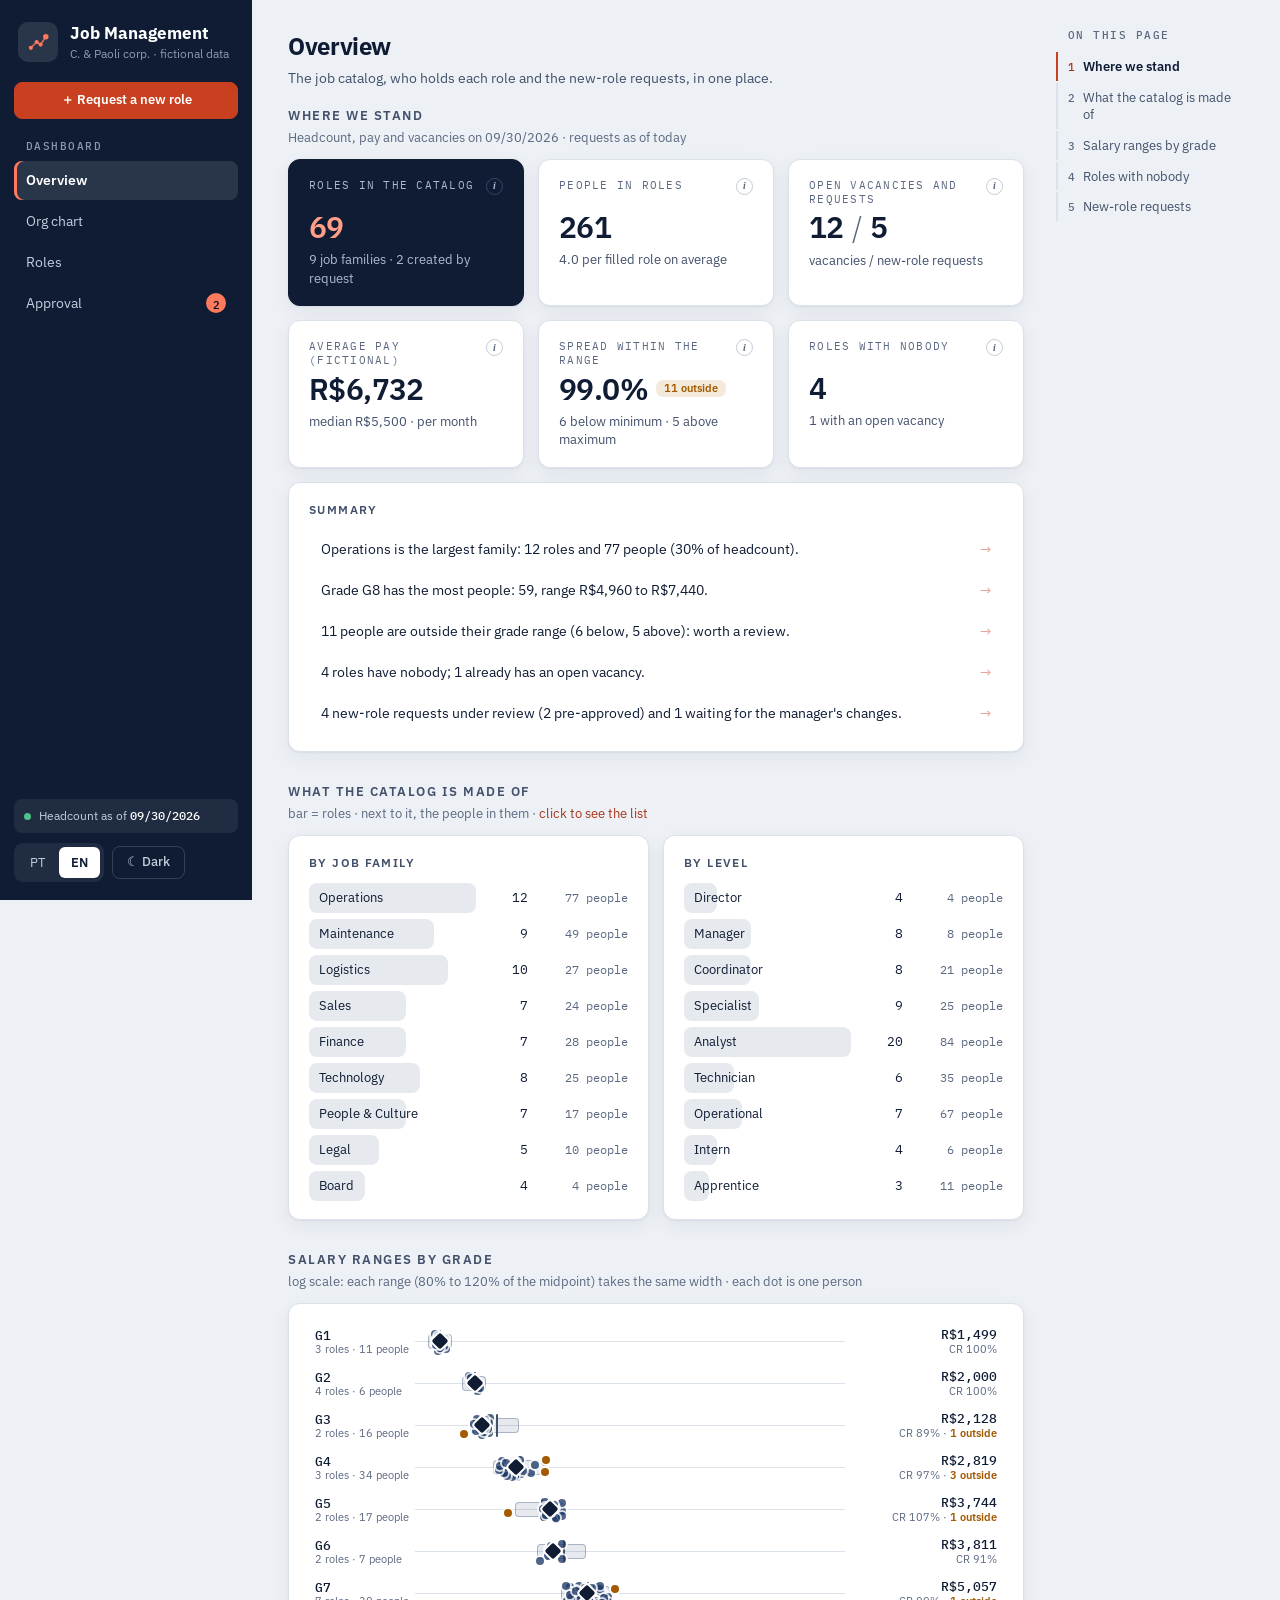
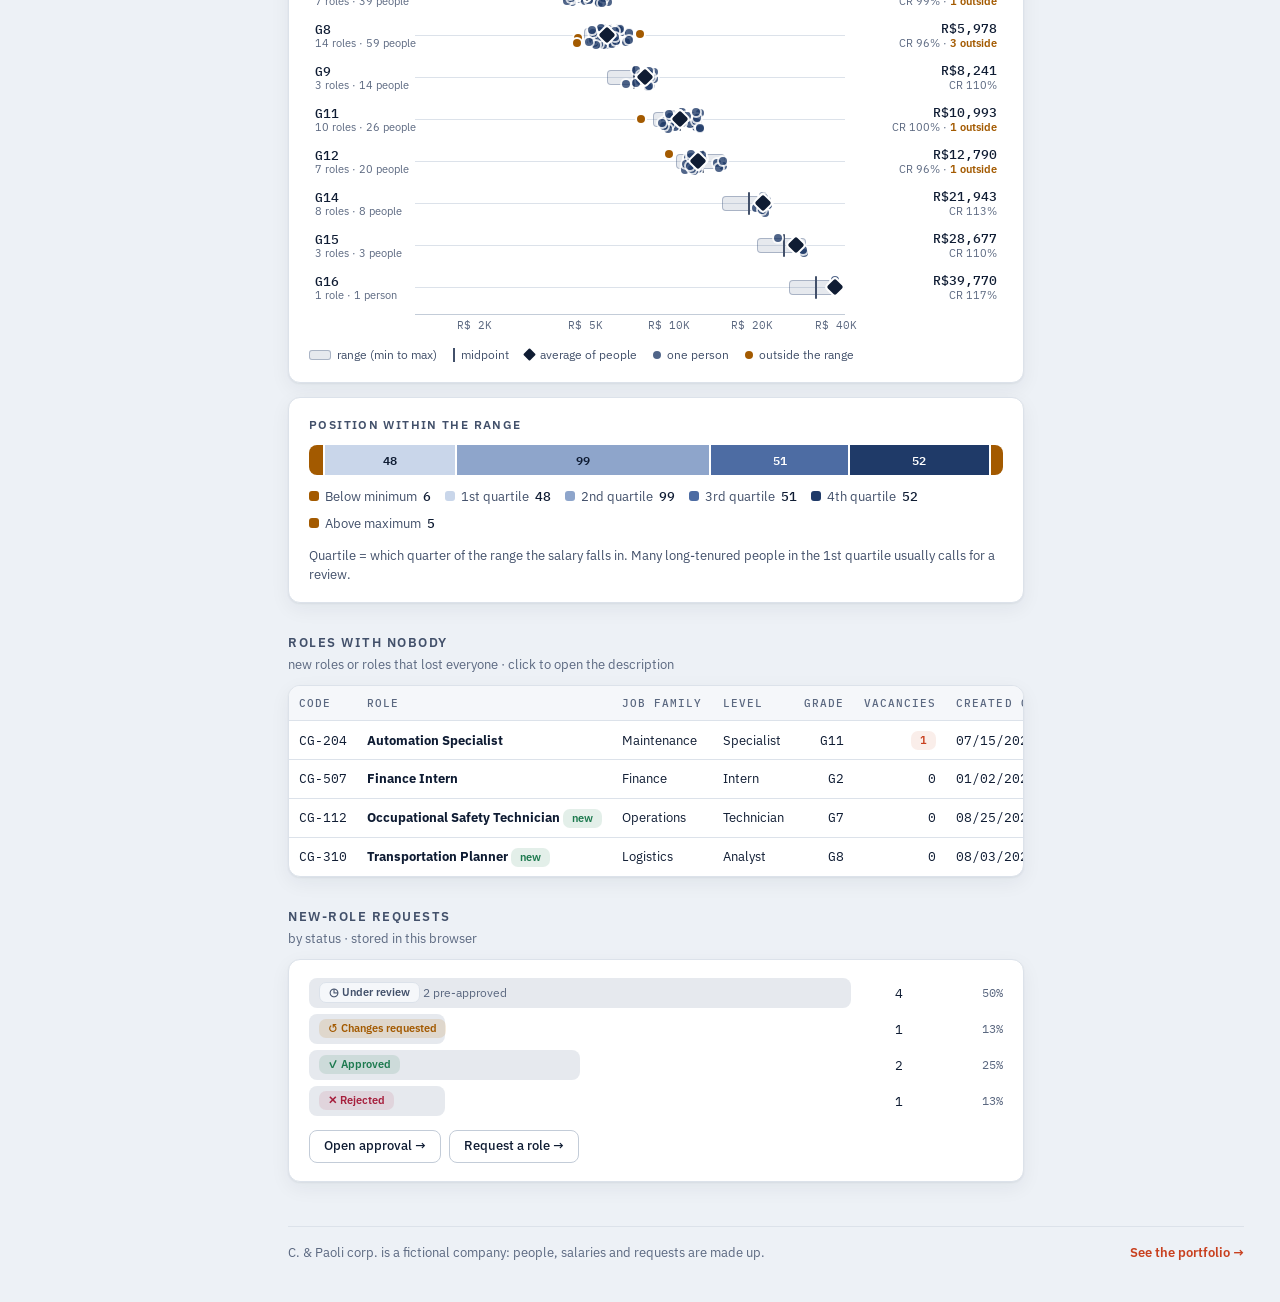
<file: index.html>
<!doctype html>
<html lang="pt-BR">
<head>
<meta charset="utf-8">
<meta name="viewport" content="width=device-width, initial-scale=1">
<title>Gerenciamento de Cargos · C. &amp; Paoli corp.</title>
<meta name="description" content="Demo de gestão de cargos com dados fictícios: painel do catálogo, mapa de carreiras, documento de cada cargo, formulário de cargo novo em página própria e fluxo de aprovação, em português e inglês.">
<meta name="color-scheme" content="light dark">
<link rel="icon" href="data:image/svg+xml,%3Csvg xmlns='http://www.w3.org/2000/svg' viewBox='0 0 40 40'%3E%3Crect width='40' height='40' rx='10' fill='%230F1C33'/%3E%3Cpath d='M9 29L18 20L24 24L32 12' stroke='%23FF7A5C' stroke-width='2.6' fill='none' stroke-linecap='round' stroke-linejoin='round' opacity='.8'/%3E%3Ccircle cx='9' cy='29' r='3.2' fill='%23FF7A5C'/%3E%3Ccircle cx='18' cy='20' r='3.2' fill='%23FF7A5C'/%3E%3Ccircle cx='24' cy='24' r='3.2' fill='%23FF7A5C'/%3E%3Ccircle cx='32' cy='12' r='4.2' fill='%23FF7A5C'/%3E%3C/svg%3E">
<link rel="preconnect" href="https://fonts.googleapis.com">
<link rel="preconnect" href="https://fonts.gstatic.com" crossorigin>
<!-- Fontes sem bloquear a página: sem rede (ou com rede lenta) a demo abre na fonte do sistema e troca depois. -->
<link href="https://fonts.googleapis.com/css2?family=Caveat:wght@400&family=IBM+Plex+Mono:wght@400;500&family=IBM+Plex+Sans:wght@400;500;600;700&display=swap" rel="stylesheet" media="print" onload="this.media='all'">
<noscript><link href="https://fonts.googleapis.com/css2?family=IBM+Plex+Mono:wght@400;500&family=IBM+Plex+Sans:wght@400;500;600;700&display=swap" rel="stylesheet"></noscript>
<link rel="stylesheet" href="css/app.css">
<link rel="stylesheet" href="css/documento.css">
</head>
<body>
<div id="app"><p style="padding:40px;font-family:system-ui">Carregando a demo...</p></div>
<noscript><p style="padding:40px;font-family:system-ui">Esta demo monta tudo no navegador: ative o JavaScript para ver os cargos.</p></noscript>
<!-- A ordem importa: empresa -> catálogo -> ocupação -> ferramentas de texto -> pedidos -> telas -> app -->
<script src="js/dados.js"></script>
<script src="js/catalogo.js"></script>
<script src="js/ocupacao.js"></script>
<script src="js/i18n.js"></script>
<script src="js/traducao.js"></script>
<script src="js/redator.js"></script>
<script src="js/armazem.js"></script>
<script src="js/metricas.js"></script>
<script src="js/graficos.js"></script>
<script src="js/contexto.js"></script>
<script src="js/documento.js"></script>
<script src="js/pedidos.js"></script>
<script src="js/tela-geral.js"></script>
<script src="js/tela-organograma.js"></script>
<script src="js/tela-cargos.js"></script>
<script src="js/tela-aprovacao.js"></script>
<script src="js/app.js"></script>
</body>
</html>
</file>
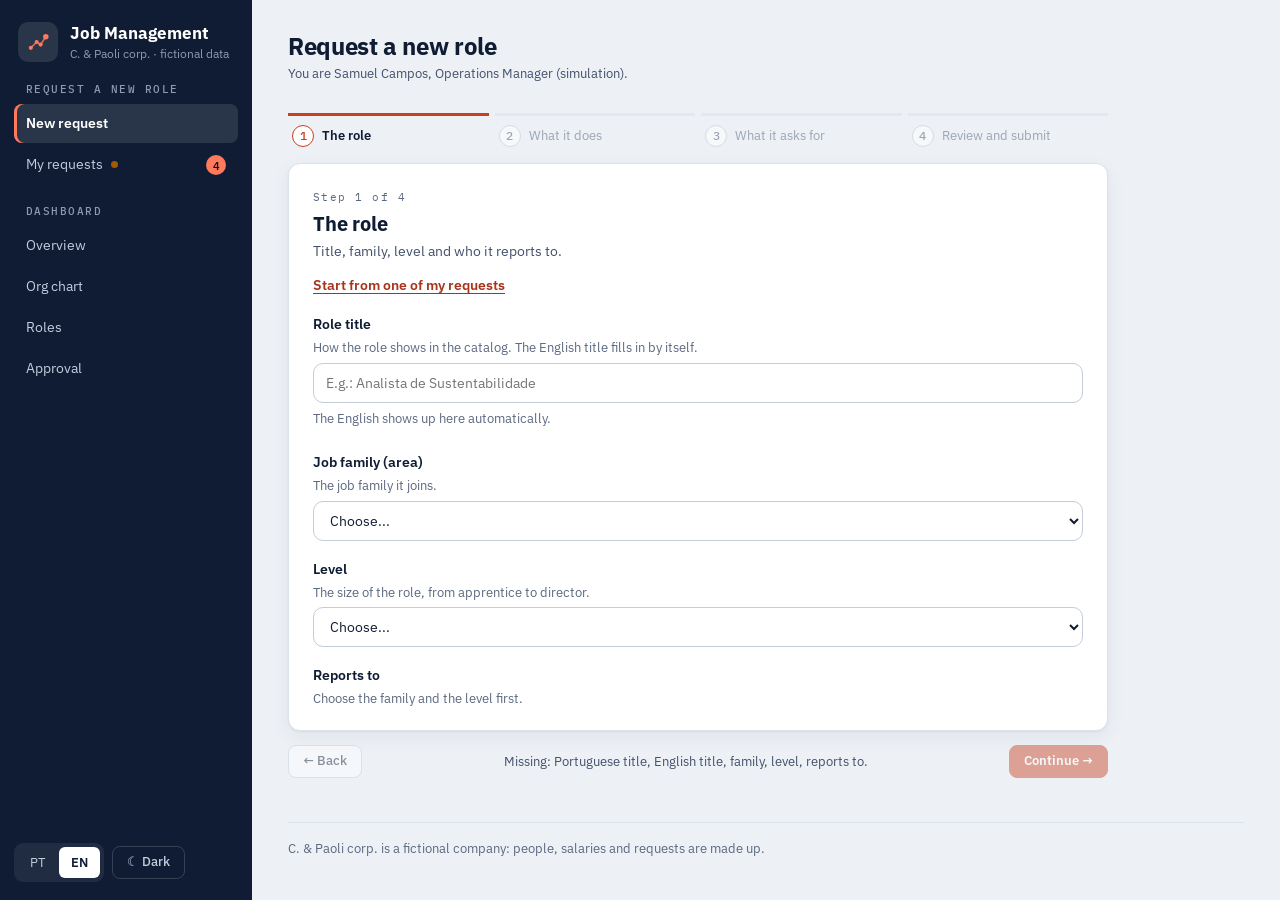
<file: requisicao.html>
<!doctype html>
<html lang="pt-BR">
<head>
<meta charset="utf-8">
<meta name="viewport" content="width=device-width, initial-scale=1">
<title>Pedir um cargo novo · C. &amp; Paoli corp.</title>
<meta name="description" content="Formulário de requisição de cargo novo (demo com dados fictícios): quatro etapas, prévia do documento e acompanhamento dos pedidos.">
<meta name="color-scheme" content="light dark">
<link rel="icon" href="data:image/svg+xml,%3Csvg xmlns='http://www.w3.org/2000/svg' viewBox='0 0 40 40'%3E%3Crect width='40' height='40' rx='10' fill='%230F1C33'/%3E%3Cpath d='M9 29L18 20L24 24L32 12' stroke='%23FF7A5C' stroke-width='2.6' fill='none' stroke-linecap='round' stroke-linejoin='round' opacity='.8'/%3E%3Ccircle cx='9' cy='29' r='3.2' fill='%23FF7A5C'/%3E%3Ccircle cx='18' cy='20' r='3.2' fill='%23FF7A5C'/%3E%3Ccircle cx='24' cy='24' r='3.2' fill='%23FF7A5C'/%3E%3Ccircle cx='32' cy='12' r='4.2' fill='%23FF7A5C'/%3E%3C/svg%3E">
<link rel="preconnect" href="https://fonts.googleapis.com">
<link rel="preconnect" href="https://fonts.gstatic.com" crossorigin>
<!-- Fontes sem bloquear a página: sem rede (ou com rede lenta) abre na fonte do sistema e troca depois. -->
<link href="https://fonts.googleapis.com/css2?family=Caveat:wght@400&family=IBM+Plex+Mono:wght@400;500&family=IBM+Plex+Sans:wght@400;500;600;700&display=swap" rel="stylesheet" media="print" onload="this.media='all'">
<noscript><link href="https://fonts.googleapis.com/css2?family=IBM+Plex+Mono:wght@400;500&family=IBM+Plex+Sans:wght@400;500;600;700&display=swap" rel="stylesheet"></noscript>
<link rel="stylesheet" href="css/app.css">
<link rel="stylesheet" href="css/documento.css">
<link rel="stylesheet" href="css/requisicao.css">
</head>
<body class="pagina-req">
<div id="app"><p style="padding:40px;font-family:system-ui">Carregando o formulário...</p></div>
<noscript><p style="padding:40px;font-family:system-ui">Este formulário monta tudo no navegador: ative o JavaScript.</p></noscript>
<!-- Mesmos dados do painel (os pedidos ficam no mesmo lugar do navegador, por isso o painel enxerga o que sai daqui). -->
<script src="js/dados.js"></script>
<script src="js/catalogo.js"></script>
<script src="js/ocupacao.js"></script>
<script src="js/i18n.js"></script>
<script src="js/traducao.js"></script>
<script src="js/redator.js"></script>
<script src="js/armazem.js"></script>
<script src="js/graficos.js"></script>
<script src="js/contexto.js"></script>
<script src="js/documento.js"></script>
<script src="js/pedidos.js"></script>
<script src="js/pagina-requisicao.js"></script>
</body>
</html>
</file>
<file: css/app.css>
/* =============================================================================
   app.css: a identidade DESTE app (diferente das outras demos do portfólio).
   Marinho como tinta e moldura (o menu lateral), fundo claro e frio, e UMA cor
   de destaque quente (coral) só para ação e seleção. Os dados usam o marinho;
   verde, âmbar e vinho só quando significam situação (aprovado, atenção,
   reprovado), sempre com texto e ícone ao lado. Fonte IBM Plex Sans; números em
   IBM Plex Mono. Tema claro e escuro pelas mesmas variáveis.
   ============================================================================= */
:root {
  --fundo: #EDF1F6; --sup: #FFFFFF; --sup2: #F5F7FA; --borda: #DCE2EA; --borda2: #C3CCD8;
  --tx: #0F1C33; --tx2: #42506A; --tx3: #5B6880;
  --acc: #C8401F; --acc-forte: #A8341A; --acc-suave: rgba(200, 64, 31, .09); --acc-linha: rgba(200, 64, 31, .32);
  --dado: #1F3A68; --dado-suave: rgba(31, 58, 104, .11); --dado-linha: rgba(31, 58, 104, .30);
  --ok: #1D7A4F; --ok-s: rgba(29, 122, 79, .12); --warn: #A35A00; --warn-s: rgba(176, 104, 0, .14);
  --bad: #A61E3C; --bad-s: rgba(166, 30, 60, .10);
  --escuro: #0F1C33; --escuro-num: #FF9F87;
  --o1: #C9D6EA; --o2: #8EA5CB; --o3: #4D6CA3; --o4: #1F3A68; --o1-tx: #0F1C33; --o2-tx: #0F1C33; --o3-tx: #fff; --o4-tx: #fff;
  --linha-org: #C3CCDA; --mapa-fundo: #FFFFFF;
  --nav-fundo: #0F1C33; --nav-tx: #C3CEDF; --nav-tx2: #8C9AB3; --nav-forte: #FFFFFF; --nav-realce: rgba(255, 255, 255, .07);
  --nav-ativo: rgba(255, 255, 255, .11); --nav-borda: rgba(255, 255, 255, .16); --acc-nav: #FF7A5C; --ok-nav: #4CC38A;
  --sombra: 0 1px 2px rgba(15, 28, 51, .06), 0 6px 20px rgba(15, 28, 51, .06);
  --raio: 12px; --pilula: 7px;
  color-scheme: light;
}
:root[data-theme="dark"] {
  --fundo: #0A1120; --sup: #111A2C; --sup2: #16213A; --borda: #22304A; --borda2: #2F3F5E;
  --tx: #E7ECF5; --tx2: #A9B4C8; --tx3: #8692A9;
  --acc: #FF7759; --acc-forte: #FF9479; --acc-suave: rgba(255, 119, 89, .14); --acc-linha: rgba(255, 119, 89, .42);
  --dado: #A9BEE0; --dado-suave: rgba(169, 190, 224, .16); --dado-linha: rgba(169, 190, 224, .40);
  --ok: #4CC38A; --ok-s: rgba(76, 195, 138, .14); --warn: #F0B04A; --warn-s: rgba(240, 176, 74, .15);
  --bad: #FF6B86; --bad-s: rgba(255, 107, 134, .14);
  --escuro: #050A14; --escuro-num: #FF9F87;
  --o1: #283B5E; --o2: #3D5A8E; --o3: #7090C6; --o4: #B3C7E8; --o1-tx: #fff; --o2-tx: #fff; --o3-tx: #0A1120; --o4-tx: #0A1120;
  --linha-org: #34435F; --mapa-fundo: #0D1526;
  --nav-fundo: #050A14; --nav-tx: #B9C4D6; --nav-tx2: #7F8CA4; --nav-forte: #FFFFFF; --nav-realce: rgba(255, 255, 255, .06);
  --nav-ativo: rgba(255, 255, 255, .10); --nav-borda: rgba(255, 255, 255, .14); --acc-nav: #FF7759; --ok-nav: #4CC38A;
  --sombra: 0 1px 2px rgba(0, 0, 0, .45), 0 10px 28px rgba(0, 0, 0, .28);
  color-scheme: dark;
}
* { box-sizing: border-box; }
[hidden] { display: none !important; }
html { -webkit-text-size-adjust: 100%; }
body {
  margin: 0; background: var(--fundo); color: var(--tx);
  font: 14px/1.5 "IBM Plex Sans", system-ui, -apple-system, "Segoe UI", sans-serif;
  -webkit-font-smoothing: antialiased;
}
.mono, .h-num, .eyebrow { font-family: "IBM Plex Mono", ui-monospace, Consolas, monospace; }
/* A fonte mono carrega só os pesos 400 e 500: negrito (700) seria "engordado" pelo navegador e borra. */
b.mono, .mono b, strong.mono { font-weight: 500; }
button, select, input, textarea { font: inherit; color: inherit; }
button { cursor: pointer; }
button:disabled { cursor: default; }
:focus-visible { outline: 2px solid var(--acc); outline-offset: 2px; border-radius: 6px; }
#app { min-height: 100vh; }
.txt-fraco { color: var(--tx3); }
.txt-warn { color: var(--warn); font-weight: 600; }

/* ---------- controles (o mesmo desenho nas duas páginas) ---------- */
.eyebrow { font-size: 10.5px; letter-spacing: .14em; color: var(--tx3); }
.seg-botoes { display: inline-flex; flex-wrap: wrap; background: var(--sup2); border: 1px solid var(--borda); border-radius: 9px; padding: 3px; gap: 2px; }
.seg-botoes button { border: 0; background: transparent; padding: 6px 12px; border-radius: 6px; font-size: 12.5px; color: var(--tx2); transition: background-color .15s, color .15s; }
.seg-botoes button.ativo { background: var(--sup); color: var(--tx); font-weight: 600; box-shadow: 0 0 0 1px var(--borda2), 0 1px 2px rgba(15, 28, 51, .10); }
:root[data-theme="dark"] .seg-botoes { background: var(--fundo); }
:root[data-theme="dark"] .seg-botoes button.ativo { background: var(--sup2); }
.seg-botoes button b { font-family: "IBM Plex Mono", monospace; font-weight: 500; opacity: .7; }
.botao { display: inline-flex; align-items: center; justify-content: center; gap: 6px; border: 1px solid var(--borda2); background: var(--sup); padding: 7px 14px; border-radius: 8px; font-size: 13px; font-weight: 500; line-height: 1.3; color: var(--tx); text-decoration: none; transition: background-color .15s, border-color .15s, color .15s; }
.botao:hover:not(:disabled) { border-color: var(--tx3); }
.botao:disabled { opacity: .45; }
.botao.leve { background: transparent; }
.botao.primario { background: var(--acc); border-color: var(--acc); color: #fff; font-weight: 600; }
.botao.primario:hover:not(:disabled) { background: var(--acc-forte); border-color: var(--acc-forte); }
:root[data-theme="dark"] .botao.primario { color: #0A1120; }
.botao.destaque { border-color: var(--acc-linha); color: var(--acc-forte); background: var(--acc-suave); font-weight: 600; }
.botao.perigo { border-color: var(--bad); color: var(--bad); }
.botao.perigo:hover:not(:disabled) { background: var(--bad-s); }
.botao.limpar { color: var(--tx3); }
.botao.limpar.ativo { color: var(--bad); border-color: var(--bad); background: var(--bad-s); }
.link { border: 0; background: none; padding: 0; color: var(--acc-forte); text-decoration: underline; text-decoration-thickness: 1px; text-underline-offset: 3px; font-size: inherit; font-weight: 600; }
.link-cargo { border: 0; background: none; padding: 0; color: var(--tx); text-align: left; text-decoration: underline dotted var(--borda2); text-underline-offset: 3px; }
.link-cargo:hover { color: var(--acc-forte); }

/* ---------- esqueleto: menu lateral fixo + conteúdo ---------- */
.casca { display: grid; grid-template-columns: 252px minmax(0, 1fr); min-height: 100vh; }
.lateral { position: sticky; top: 0; height: 100vh; overflow-y: auto; display: flex; flex-direction: column; gap: 20px; padding: 22px 14px 18px; background: var(--nav-fundo); color: var(--nav-tx); }
:root[data-theme="dark"] .lateral { border-right: 1px solid var(--borda); }
.marca { display: flex; align-items: center; gap: 12px; min-width: 0; padding: 0 4px; color: inherit; text-decoration: none; }
.marca-txt { min-width: 0; }
.icone { width: 40px; height: 40px; flex: none; border-radius: 10px; display: grid; place-items: center; background: var(--nav-ativo); color: var(--acc-nav); }
.icone svg { width: 26px; height: 26px; }
.marca .eyebrow { color: var(--nav-tx2); }
.marca h1 { margin: 1px 0 0; font-size: 17px; line-height: 1.2; font-weight: 700; color: var(--nav-forte); }
.empresa { margin-top: 2px; font-size: 12px; line-height: 1.35; color: var(--nav-tx2); }
.lateral .botao.primario { width: 100%; padding: 9px 14px; }
.menu-rot { display: block; padding: 0 12px; margin: 0 0 6px; font: 500 10.5px "IBM Plex Mono", monospace; letter-spacing: .14em; text-transform: uppercase; color: var(--nav-tx2); }
.abas { display: flex; flex-direction: column; gap: 2px; }
.abas button, .abas a { display: flex; align-items: center; gap: 8px; width: 100%; border: 0; background: none; padding: 9px 12px; border-radius: 8px; font-size: 14px; color: var(--nav-tx); text-align: left; text-decoration: none; white-space: nowrap; transition: background-color .15s, color .15s; }
.abas button:hover, .abas a:hover { background: var(--nav-realce); color: var(--nav-forte); }
.abas button.ativa { background: var(--nav-ativo); color: var(--nav-forte); font-weight: 600; box-shadow: inset 3px 0 0 var(--acc-nav); }
.aba-n { margin-left: auto; display: inline-grid; place-items: center; min-width: 20px; height: 20px; padding: 0 6px; border-radius: 10px; background: var(--acc-nav); color: #0A1120; font: 600 11px "IBM Plex Mono", monospace; }
.lateral-pe { margin-top: auto; display: grid; gap: 10px; }
.selo-data { display: flex; align-items: center; gap: 8px; padding: 8px 10px; border-radius: 8px; background: var(--nav-realce); color: var(--nav-tx); font-size: 12px; cursor: help; }
.selo-data i { width: 7px; height: 7px; flex: none; border-radius: 50%; background: var(--ok-nav); }
.selo-data b { color: var(--nav-forte); font-weight: 500; }
.lateral-linha { display: flex; flex-wrap: wrap; align-items: center; gap: 8px; }
.lateral .seg-botoes, :root[data-theme="dark"] .lateral .seg-botoes { background: var(--nav-realce); border-color: transparent; }
.lateral .seg-botoes button { color: var(--nav-tx); }
.lateral .seg-botoes button.ativo, :root[data-theme="dark"] .lateral .seg-botoes button.ativo { background: var(--nav-forte); color: var(--nav-fundo); box-shadow: none; }
.lateral .botao.leve { color: var(--nav-tx); border-color: var(--nav-borda); }
.lateral .botao.leve:hover { color: var(--nav-forte); border-color: var(--nav-tx2); }
.lateral :focus-visible { outline-color: var(--acc-nav); }
.conteudo { min-width: 0; max-width: 1380px; padding: 28px 36px 40px; }

/* ---------- corpo: a página + "Nesta página" (só na visão geral) ---------- */
.corpo { display: grid; grid-template-columns: minmax(0, 1fr) 188px; gap: 32px; }
.corpo.cheio { grid-template-columns: minmax(0, 1fr); }
.corpo.cheio .trilho { display: none; }
.pagina { min-width: 0; grid-column: 1; grid-row: 1; }
.trilho { grid-column: 2; grid-row: 1; position: sticky; top: 24px; align-self: start; display: grid; gap: 2px; }
.trilho-rot { margin: 0 0 8px 12px; font: 500 10.5px "IBM Plex Mono", monospace; letter-spacing: .14em; text-transform: uppercase; color: var(--tx3); }
.trilho button { display: flex; align-items: baseline; gap: 8px; text-align: left; border: 0; border-left: 2px solid var(--borda); background: none; padding: 6px 10px; font-size: 12.5px; line-height: 1.35; color: var(--tx2); transition: color .15s, border-color .15s; }
.trilho button:hover { color: var(--tx); }
.trilho .n { font: 500 11px "IBM Plex Mono", monospace; color: var(--tx3); }
.trilho button.ativo { border-left-color: var(--acc); color: var(--tx); font-weight: 600; }
.trilho button.ativo .n { color: var(--acc-forte); }
.secao { margin-top: 30px; scroll-margin-top: 16px; }
.tela-cab + .secao { margin-top: 8px; }
.s-cab { margin-bottom: 12px; }
.s-cab h2 { margin: 0; font-size: 12.5px; letter-spacing: .12em; text-transform: uppercase; color: var(--tx2); font-weight: 600; }
.s-cab p { margin: 3px 0 0; font-size: 12.5px; color: var(--tx3); }
.dica-clique { color: var(--acc-forte); }
.tela-cab { display: flex; justify-content: space-between; align-items: flex-end; gap: 14px; flex-wrap: wrap; margin: 0 0 18px; }
.tela-titulo { margin: 0; font-size: 24px; font-weight: 700; letter-spacing: -.015em; }
.tela-sub { margin: 4px 0 0; font-size: 13.5px; color: var(--tx2); }
.vazio-txt { margin: 0; padding: 22px; text-align: center; color: var(--tx3); }

/* ---------- indicadores (uma anatomia só) ---------- */
.herois { display: grid; grid-template-columns: repeat(auto-fit, minmax(176px, 1fr)); gap: 14px; }
.herois.h3 { grid-template-columns: repeat(3, minmax(0, 1fr)); }
.heroi { background: var(--sup); border: 1px solid var(--borda); border-radius: var(--raio); padding: 18px 20px; box-shadow: var(--sombra); min-width: 0; }
.h-rot { display: flex; justify-content: space-between; align-items: flex-start; gap: 8px; min-height: 28px; font-family: "IBM Plex Mono", monospace; font-size: 10.5px; line-height: 1.35; letter-spacing: .12em; text-transform: uppercase; color: var(--tx3); }
.info { width: 17px; height: 17px; flex: none; border-radius: 50%; border: 1px solid var(--borda2); background: transparent; font: italic 600 10px/1 Georgia, serif; color: var(--tx3); display: inline-grid; place-items: center; padding: 0; }
.info:hover { border-color: var(--acc); color: var(--acc); }
.h-num { margin-top: 4px; font-family: "IBM Plex Sans", sans-serif; font-size: 30px; line-height: 1.15; font-weight: 600; letter-spacing: -.02em; display: flex; align-items: center; gap: 6px 8px; flex-wrap: wrap; }
.h-num .chip { font-size: 10.5px; padding: 3px 8px; }
.h-sub { margin-top: 6px; font-size: 12.5px; color: var(--tx2); }
.heroi.escuro { background: var(--escuro); border-color: var(--escuro); color: #F2F5FA; }
.heroi.escuro .h-num { color: var(--escuro-num); }
.heroi.escuro .h-rot, .heroi.escuro .h-sub { color: #AEBAD0; }
.heroi.escuro .info { border-color: #34456A; color: #AEBAD0; }
.barra-sep { color: var(--tx3); font-weight: 300; }
.num-drill { all: unset; cursor: pointer; border-bottom: 1px dashed transparent; line-height: 1.1; }
.num-drill:hover, .num-drill:focus-visible { border-bottom-color: currentColor; }
.chip { display: inline-block; font: 600 11px/1 "IBM Plex Sans", sans-serif; padding: 4px 9px; border-radius: var(--pilula); letter-spacing: 0; white-space: nowrap; }
.chip.ok { background: var(--ok-s); color: var(--ok); } .chip.warn { background: var(--warn-s); color: var(--warn); }
.chip.bad { background: var(--bad-s); color: var(--bad); } .chip.acc { background: var(--acc-suave); color: var(--acc); }
.chip.neutro { background: var(--sup2); color: var(--tx2); border: 1px solid var(--borda); }

/* ---------- cartões ---------- */
.cartao { background: var(--sup); border: 1px solid var(--borda); border-radius: var(--raio); padding: 18px 20px; box-shadow: var(--sombra); min-width: 0; }
.cartao h3 { margin: 0 0 12px; font-size: 11.5px; letter-spacing: .12em; text-transform: uppercase; color: var(--tx2); font-weight: 600; }
.cartao + .cartao, .herois + .cartao { margin-top: 14px; }
.grade2 > .cartao { margin-top: 0; }   /* lado a lado: a regra de cima é só para cartões empilhados */
.grade2 { display: grid; grid-template-columns: repeat(2, minmax(0, 1fr)); gap: 14px; }
.cartao-pe { display: flex; gap: 8px; flex-wrap: wrap; margin-top: 14px; }
.nota-cartao { margin: 12px 0 0; font-size: 12.5px; color: var(--tx2); }
.insights { list-style: none; margin: 0; padding: 0; display: grid; gap: 2px; }
.ins { all: unset; box-sizing: border-box; display: flex; justify-content: space-between; align-items: center; gap: 12px; width: 100%; padding: 9px 12px; border-radius: 10px; cursor: pointer; font-size: 14px; color: var(--tx); }
.ins:hover, .ins:focus-visible { background: var(--acc-suave); }
.ins span { color: var(--acc); opacity: .5; transition: transform .15s, opacity .15s; }
.ins:hover span { opacity: 1; transform: translateX(3px); }

/* ---------- "por X": a barra atrás do rótulo ---------- */
.lb { display: grid; gap: 6px; }
.lb-linha { display: grid; grid-template-columns: minmax(0, 1fr) 44px 92px; align-items: center; gap: 8px; font-size: 13px; }
.lb-rot { position: relative; height: 30px; min-width: 0; }
.lb-fundo { position: absolute; inset: 0 auto 0 0; background: var(--dado-suave); border-radius: 8px; min-width: 4px; }
.lb-txt { position: relative; display: block; padding: 0 10px; line-height: 30px; white-space: nowrap; overflow: hidden; text-overflow: ellipsis; }
.lb-txt .chip { vertical-align: 1px; }
.lb-nota { color: var(--tx3); font-size: 11.5px; }
.lb-val { text-align: right; font-family: "IBM Plex Mono", monospace; font-size: 13px; }
.lb-extra { text-align: right; font-family: "IBM Plex Mono", monospace; font-size: 12px; color: var(--tx3); white-space: nowrap; }
.clicavel { cursor: pointer; }
.lb-linha.clicavel:hover .lb-fundo, .lb-linha.clicavel:focus-visible .lb-fundo { background: color-mix(in srgb, var(--acc) 24%, transparent); }
.lb-linha.clicavel:hover .lb-txt { color: var(--acc); }

/* ---------- faixas salariais por grade ---------- */
.fx { display: grid; gap: 2px; }
.fx-linha { display: grid; grid-template-columns: 88px minmax(0, 1fr) 140px; gap: 12px; align-items: center; padding: 3px 6px; border-radius: 10px; }
.fx-linha.clicavel:hover, .fx-linha.clicavel:focus-visible { background: var(--sup2); }
.fx-rot { display: flex; flex-direction: column; line-height: 1.2; }
.fx-rot b { font-size: 13px; }
.fx-rot small { font-size: 10.5px; color: var(--tx3); white-space: nowrap; }
.fx-trilho { position: relative; height: 34px; }
.fx-trilho::before { content: ""; position: absolute; left: 0; right: 0; top: 16px; height: 1px; background: var(--borda); }
.fx-banda { position: absolute; top: 9px; height: 15px; border-radius: 4px; background: var(--dado-suave); box-shadow: inset 0 0 0 1px var(--dado-linha); }
.fx-medio { position: absolute; top: 5px; width: 2px; height: 23px; margin-left: -1px; background: var(--tx2); border-radius: 1px; }
.fx-ponto { position: absolute; width: 8px; height: 8px; margin-left: -4px; border-radius: 50%; background: var(--dado); opacity: .78; box-shadow: 0 0 0 2px var(--sup); }
.fx-ponto.fora { background: var(--warn); opacity: 1; }
.fx-media { position: absolute; top: 10px; width: 12px; height: 12px; margin-left: -6px; background: var(--tx); transform: rotate(45deg); box-shadow: 0 0 0 2px var(--sup); border-radius: 2px; }
.fx-val { display: flex; flex-direction: column; align-items: flex-end; line-height: 1.25; }
.fx-val b { font-size: 13px; font-weight: 500; }
.fx-val small { font-size: 11px; color: var(--tx3); white-space: nowrap; }
.fx-eixo { display: grid; grid-template-columns: 88px minmax(0, 1fr) 140px; gap: 12px; padding: 0 6px; margin-top: 4px; }
.fx-marcas { position: relative; height: 18px; border-top: 1px solid var(--borda2); }
.fx-marcas span { position: absolute; top: 3px; transform: translateX(-50%); font: 10.5px "IBM Plex Mono", monospace; color: var(--tx3); white-space: nowrap; }
.leg-linha { display: flex; flex-wrap: wrap; gap: 6px 16px; margin-top: 12px; font-size: 12px; color: var(--tx2); }
.leg { display: inline-flex; align-items: center; gap: 6px; }
.leg i { display: inline-block; flex: none; }
.lg-banda { width: 22px; height: 10px; border-radius: 3px; background: var(--dado-suave); box-shadow: inset 0 0 0 1px var(--dado-linha); }
.lg-medio { width: 2px; height: 14px; background: var(--tx2); }
.lg-media { width: 9px; height: 9px; background: var(--tx); transform: rotate(45deg); border-radius: 1px; }
.lg-ponto { width: 8px; height: 8px; border-radius: 50%; background: var(--dado); opacity: .78; }
.lg-ponto.fora { background: var(--warn); opacity: 1; }

/* ---------- barra empilhada (posição na faixa) ---------- */
.sg-barra { display: flex; gap: 2px; height: 30px; border-radius: 8px; overflow: hidden; }
.sg-p { border: 0; padding: 0; min-width: 6px; display: grid; place-items: center; font: 600 11.5px "IBM Plex Mono", monospace; }
.sg-p.warn { background: var(--warn); color: #fff; }
:root[data-theme="dark"] .sg-p.warn { color: #0A1120; }
.sg-p.o1 { background: var(--o1); color: var(--o1-tx); } .sg-p.o2 { background: var(--o2); color: var(--o2-tx); }
.sg-p.o3 { background: var(--o3); color: var(--o3-tx); } .sg-p.o4 { background: var(--o4); color: var(--o4-tx); }
.sg-barra .sg-p:hover { filter: brightness(1.08); }
.sg-leg { display: flex; flex-wrap: wrap; gap: 4px 14px; margin-top: 10px; }
.sg-item { border: 0; background: none; padding: 2px 0; display: inline-flex; align-items: center; gap: 6px; font-size: 12.5px; color: var(--tx2); }
.sg-item i { width: 10px; height: 10px; border-radius: 3px; min-width: 0; }
.sg-item b { color: var(--tx); font-weight: 500; }
.sg-item:hover { color: var(--acc); }

/* ---------- tabelas (o mesmo desenho em todas) ---------- */
.tabela-cartao { padding: 0; overflow: hidden; }
.tb-filtros { display: grid; grid-template-columns: minmax(200px, 2fr) repeat(3, minmax(0, 1fr)) auto auto auto; gap: 10px; align-items: end; padding: 14px; border-bottom: 1px solid var(--borda); }
.filtro { display: flex; flex-direction: column; gap: 4px; min-width: 0; }
.filtro > span { font-family: "IBM Plex Mono", monospace; font-size: 10px; letter-spacing: .12em; text-transform: uppercase; color: var(--tx3); }
.filtro select, .filtro .busca { height: 36px; width: 100%; max-width: 100%; min-width: 0; border: 1px solid var(--borda); border-radius: 10px; background: var(--sup); font-size: 13px; }
.filtro select { padding: 0 30px 0 12px; appearance: none; background: var(--sup) url("data:image/svg+xml,%3Csvg xmlns='http://www.w3.org/2000/svg' width='10' height='6'%3E%3Cpath d='M1 1l4 4 4-4' fill='none' stroke='%238A869B' stroke-width='1.5'/%3E%3C/svg%3E") no-repeat right 11px center; }
.busca { padding: 0 14px; border-radius: var(--pilula) !important; background: var(--sup2) !important; }
.interruptor { display: inline-flex; align-items: center; gap: 7px; height: 36px; font-size: 12.5px; color: var(--tx2); white-space: nowrap; cursor: pointer; }
.interruptor input { width: 16px; height: 16px; accent-color: var(--acc); margin: 0; }
.tb-acoes { display: flex; gap: 8px; }
.tb-info { display: flex; justify-content: space-between; align-items: center; gap: 12px; flex-wrap: wrap; padding: 10px 14px; border-bottom: 1px solid var(--borda); font-size: 12.5px; }
.tb-conta { font-family: "IBM Plex Mono", monospace; font-size: 12px; color: var(--tx2); }
.tb-rolagem { overflow-x: auto; }
.tabela { width: 100%; border-collapse: collapse; font-size: 13px; }
.tabela th { background: var(--sup2); text-align: left; padding: 0; border-bottom: 1px solid var(--borda); white-space: nowrap; font: 500 10.5px "IBM Plex Mono", monospace; letter-spacing: .1em; text-transform: uppercase; color: var(--tx3); }
.tabela th button, .tabela th:not(:has(button)) { padding: 10px 10px; }
.tabela th button { border: 0; background: none; font: inherit; letter-spacing: inherit; text-transform: inherit; color: inherit; width: 100%; text-align: inherit; }
.tabela th button.ativo { color: var(--acc); }
.tabela th button.asc::after { content: " ▲"; } .tabela th button.desc::after { content: " ▼"; }
.tabela th button { cursor: pointer; }
.tabela th button:focus-visible { outline: 2px solid var(--acc); outline-offset: -2px; }
.tabela td { padding: 9px 10px; border-bottom: 1px solid var(--borda); white-space: nowrap; vertical-align: middle; }
.tabela tr:last-child td { border-bottom: 0; }
.tabela tbody tr:hover td { background: var(--sup2); }
.tabela .dir { text-align: right; }
.tr-click { cursor: pointer; }
.tr-click:hover .tb-nome { color: var(--acc); }
.tr-vazio td { color: var(--tx2); }
.tb-nome { font-weight: 600; }
.tb-sub { display: block; font-size: 11.5px; color: var(--tx3); }
.vazio { text-align: center; color: var(--tx3); padding: 26px !important; white-space: normal !important; }
.avatar-mini { width: 24px; height: 24px; border-radius: 50%; display: inline-grid; place-items: center; margin-right: 9px; background: var(--dado-suave); color: var(--dado); font: 600 10px "IBM Plex Mono", monospace; vertical-align: middle; }

/* ---------- mapa de carreiras (organograma) ---------- */
/* Pontos e textos são HTML em % de um quadro 1000 x 700; linhas e faixas, um SVG do
   mesmo tamanho. Zoom = quadro maior dentro da caixa com rolagem: o ponto não engorda.
   A caixa nunca passa de 80% da altura da tela, e o quadro (em 100%) cabe nela. */
.org-tit { align-items: flex-start; }
.org-ajuda { margin: 0 0 14px; display: grid; gap: 6px; font-size: 13px; color: var(--tx2); }
.org-ajuda p { margin: 0; }
.org-barra { display: flex; flex-wrap: wrap; align-items: center; gap: 10px 12px; margin: 0 0 12px; }
.org-barra .org-faixa-rot { font-size: 12px; color: var(--tx3); font-weight: 500; }
.org-busca { display: flex; align-items: center; gap: 8px; flex: 1 1 200px; min-width: 0; }
.org-busca .busca { flex: 1; min-width: 0; height: 36px; border: 1px solid var(--borda); font-size: 13px; }
.org-zoom { display: flex; align-items: center; gap: 8px; margin-left: auto; }
.org-zoom .mono { font-size: 12px; color: var(--tx3); min-width: 38px; text-align: right; }
.chips-filtro { display: flex; flex-wrap: wrap; gap: 6px; }
.pilula { border: 1px solid var(--borda); background: var(--sup); border-radius: var(--pilula); padding: 5px 11px; font-size: 12.5px; color: var(--tx2); }
.pilula b { font-family: "IBM Plex Mono", monospace; font-weight: 500; color: var(--tx3); margin-left: 3px; }
.pilula.ativa { background: var(--tx); border-color: var(--tx); color: var(--fundo); }
.pilula.ativa b { color: var(--fundo); opacity: .7; }
.mapa-caixa { position: relative; width: 100%; overflow: auto; aspect-ratio: 1000 / 700; max-height: 80vh; border: 1px solid var(--borda); border-radius: var(--raio); background: var(--mapa-fundo); box-shadow: var(--sombra); overscroll-behavior: contain; }
.mapa-caixa.arrastavel { cursor: grab; }
.mapa-caixa.arrastando { cursor: grabbing; user-select: none; }
.mapa-palco { position: relative; width: calc(var(--z, 1) * min(100%, 114.28vh)); aspect-ratio: 1000 / 700; margin: 0 auto; }
.mapa-svg { position: absolute; inset: 0; width: 100%; height: 100%; overflow: visible; }
.mapa-svg line, .mapa-svg circle, .mapa-svg path { fill: none; vector-effect: non-scaling-stroke; }
.mapa-svg .faixa { stroke: var(--borda); stroke-width: 1; }
.mapa-svg .faixa-forte { stroke: var(--borda2); stroke-width: 1.6; }
.mapa-svg .chave, .mapa-svg .arco { stroke: var(--tx3); stroke-width: 1; opacity: .6; }
.mapa-svg .trilha { vector-effect: none; stroke: var(--linha-org); stroke-width: calc(1.4px * var(--u, 1)); transition: opacity .25s, stroke .2s; }
.mapa-svg .trilha.apagada { opacity: .25; }
.mapa-svg .trilha.realce:not(.acesa) { stroke: var(--tx2); stroke-width: calc(2px * var(--u, 1)); opacity: 1; }
/* o caminho do cargo escolhido se desenha a partir dele (pathLength=1: o traço vai de 0 a 1) */
.mapa-svg .trilha.acesa { stroke: var(--acc); stroke-width: calc(2.6px * var(--u, 1)); stroke-dasharray: 1; animation: desenha .6s cubic-bezier(.3, .7, .3, 1) both; animation-delay: calc(var(--ordem, 0) * 120ms); }
.mapa-svg .trilha.acesa.reversa { animation-name: desenha-volta; }
.mapa-rotulos, .mapa-nos { position: absolute; inset: 0; pointer-events: none; }
.mapa-rot { position: absolute; transform: translate(-50%, -50%); white-space: nowrap; line-height: 1.15; }
.rot-grade { font: 500 10.5px "IBM Plex Mono", monospace; color: var(--tx3); }
.rot-anel { background: var(--mapa-fundo); padding: 0 4px; border-radius: 4px; }
/* nome do nível como marca-d'água atrás dos pontos (começa no ponto, não centraliza) */
.rot-marca { transform: translate(0, -50%); font-size: 21px; font-weight: 700; letter-spacing: .05em; text-transform: uppercase; color: var(--tx); opacity: .075; }
.rot-marca.rot-anel { transform: translate(-50%, -50%); font-size: 10.5px; font-weight: 600; letter-spacing: .08em; color: var(--tx3); opacity: 1; }
.rot-grupo { font: 500 10px "IBM Plex Mono", monospace; letter-spacing: .12em; text-transform: uppercase; color: var(--tx3); background: var(--mapa-fundo); padding: 0 6px; }
.rot-area { width: 10%; white-space: normal; text-align: center; font-size: 12px; font-weight: 600; color: var(--tx); }
.rot-fora { width: auto; white-space: nowrap; }
.rot-fora.lado-esq { transform: translate(-100%, -50%); }
.rot-fora.lado-dir { transform: translate(0, -50%); }
.rot-centro { font: 500 10px "IBM Plex Mono", monospace; letter-spacing: .12em; text-transform: uppercase; color: var(--tx3); }
.no { position: absolute; width: 14px; height: 14px; margin: -7px 0 0 -7px; padding: 0; border: 0; border-radius: 50%; background: var(--dado); box-shadow: 0 0 0 2px var(--mapa-fundo); pointer-events: auto;
  transition: left .7s cubic-bezier(.22, .8, .24, 1), top .7s cubic-bezier(.22, .8, .24, 1), transform .18s, opacity .25s, background-color .25s, box-shadow .25s; }
.no:hover, .no:focus-visible { transform: scale(1.4); z-index: 2; }
.no.sem-gente { background: var(--mapa-fundo); box-shadow: inset 0 0 0 2px var(--dado), 0 0 0 2px var(--mapa-fundo); }
.no.com-vaga { box-shadow: 0 0 0 2px var(--mapa-fundo), 0 0 0 3.5px var(--dado); }
.no.sem-gente.com-vaga { box-shadow: inset 0 0 0 2px var(--dado), 0 0 0 2px var(--mapa-fundo), 0 0 0 3.5px var(--dado); }
.no.vizinho { transform: scale(1.25); z-index: 1; }
.no.aceso { background: var(--acc); }
.no.aceso.sem-gente { background: var(--mapa-fundo); box-shadow: inset 0 0 0 2px var(--acc), 0 0 0 2px var(--mapa-fundo); }
.no.apagado { opacity: .2; }
.no.apagado.vizinho { opacity: .9; }
.no.achado { box-shadow: 0 0 0 2px var(--mapa-fundo), 0 0 0 4px var(--tx); z-index: 1; }
.no.escolhido { transform: scale(1.55); z-index: 3; background: var(--acc); box-shadow: 0 0 0 2px var(--mapa-fundo), 0 0 0 4.5px var(--acc-linha); }
.org-leg { display: flex; flex-wrap: wrap; gap: 6px 16px; margin: 10px 0 0; font-size: 12px; color: var(--tx2); }
.lg-no { width: 12px; height: 12px; border-radius: 50%; background: var(--dado); }
.lg-no.sem-gente { background: transparent; box-shadow: inset 0 0 0 2px var(--dado); }
.lg-no.com-vaga { box-shadow: 0 0 0 2px var(--fundo), 0 0 0 3.5px var(--dado); }
.lg-linha { width: 18px; height: 2px; background: var(--linha-org); }
.lg-linha.acesa { height: 3px; background: var(--acc); }
/* o cargo escolhido, logo abaixo do título */
.org-det { margin: 0 0 12px; display: grid; gap: 12px; border-color: var(--acc-linha); animation: entra .35s cubic-bezier(.2, .8, .2, 1) both; }
.org-det-cab { display: flex; justify-content: space-between; align-items: flex-start; gap: 12px; flex-wrap: wrap; }
.cartao .org-det-cab h3 { margin: 2px 0 0; font-size: 18px; letter-spacing: -.01em; text-transform: none; color: var(--tx); font-weight: 700; }
.org-det-cab p { margin: 2px 0 0; font-size: 13px; color: var(--tx2); }
.org-det-acoes { display: flex; gap: 8px; flex-wrap: wrap; }
.org-det-fatos { display: flex; flex-wrap: wrap; align-items: center; gap: 6px 8px; font-size: 13px; color: var(--tx2); }
.org-det-trilhas { display: grid; grid-template-columns: repeat(2, minmax(0, 1fr)); gap: 12px; }
.org-det-trilhas .campo-rot { display: block; font-size: 12px; color: var(--tx3); font-weight: 500; margin-bottom: 6px; }
.org-vaga { color: var(--acc); font-weight: 600; background: var(--acc-suave); border-radius: var(--pilula); padding: 0 6px; }

/* ---------- campos e avisos (painel e página do formulário) ---------- */
.campo-rot { font-weight: 600; font-size: 14px; }
.campo-ajuda { margin: 6px 0 0; font-size: 12.5px; color: var(--tx2); }
.duas-col { display: grid; grid-template-columns: repeat(2, minmax(0, 1fr)); gap: 12px; }
.sub-rot { display: flex; flex-direction: column; gap: 5px; font-size: 12px; color: var(--tx2); min-width: 0; }
.sub-rot small { color: var(--tx3); }
.apr-acoes :is(input[type="text"], textarea, select), .apr-confirma :is(textarea, select), .rq-cartao :is(input[type="text"], textarea, select) {
  width: 100%; max-width: 100%; min-width: 0; border: 1px solid var(--borda2); border-radius: 10px; background: var(--sup); color: var(--tx); padding: 9px 12px; font-size: 13.5px; }
.apr-confirma textarea, .rq-cartao textarea { resize: vertical; line-height: 1.5; }
.apr-acoes :is(input, textarea, select):focus, .apr-confirma :is(textarea, select):focus, .rq-cartao :is(input, textarea, select):focus { outline: 2px solid var(--acc-linha); border-color: var(--acc); }
.ponto-alerta { display: inline-block; width: 7px; height: 7px; border-radius: 50%; background: var(--warn); vertical-align: 2px; }
.aviso { margin-top: 10px; padding: 10px 12px; border-radius: 10px; background: var(--warn-s); color: var(--tx); font-size: 13px; line-height: 1.5; }
.aviso b { color: var(--warn); }
.aviso .link { margin-left: 4px; }
.aviso-reenvio { display: flex; flex-direction: column; gap: 4px; margin-top: 0; background: var(--acc-suave); }
.aviso-reenvio b { color: var(--acc); }
.aviso-reenvio .link { align-self: flex-start; margin: 0; }

/* ---------- aprovação: a lista à esquerda, o pedido à direita ---------- */
.papel-faixa { display: flex; flex-wrap: wrap; align-items: center; gap: 10px 16px; padding: 12px 14px; margin: 0 0 14px; border-radius: 12px; background: var(--acc-suave); }
.demo-selo { font: 600 10.5px "IBM Plex Mono", monospace; letter-spacing: .14em; color: #fff; background: var(--acc); border-radius: 6px; padding: 4px 8px; }
:root[data-theme="dark"] .demo-selo { color: #0A1120; }
.papel-escolha { display: flex; flex-wrap: wrap; align-items: center; gap: 8px 10px; }
.papel-escolha .campo-rot { font-size: 12px; font-weight: 500; color: var(--tx2); }
.papel-quem { margin: 0; flex: 1 1 240px; font-size: 13px; line-height: 1.45; }
.papel-quem small { color: var(--tx2); }
.apr-filtros { align-items: center; margin: 0 0 12px; }
.apr-csv { margin-left: auto; }
.apr-grade { display: grid; grid-template-columns: minmax(250px, 330px) minmax(0, 1fr); gap: 16px; align-items: start; }
.apr-lista { display: grid; gap: 6px; align-content: start; position: sticky; top: 12px; max-height: calc(100vh - 24px); overflow: auto; padding: 2px; }
.apr-item { display: grid; gap: 4px; text-align: left; padding: 11px 13px; border: 1px solid var(--borda); border-radius: 12px; background: var(--sup); color: var(--tx); }
.apr-item:hover { border-color: var(--acc-linha); }
.apr-item.ativo { border-color: var(--acc); background: var(--acc-suave); box-shadow: inset 3px 0 0 var(--acc); }
.apr-item-topo { display: flex; justify-content: space-between; align-items: center; gap: 8px; font-size: 12px; color: var(--tx3); }
.apr-item b { font-size: 13.5px; font-weight: 600; line-height: 1.3; overflow-wrap: break-word; }
.apr-item small { font-size: 12px; color: var(--tx2); }
.apr-detalhe { min-width: 0; }
.apr-pedido { display: grid; gap: 18px; padding: 20px 22px; background: var(--sup); border: 1px solid var(--borda); border-radius: var(--raio); box-shadow: var(--sombra); min-width: 0; }
.apr-pedido-cab h3 { margin: 4px 0 0; font-size: 20px; letter-spacing: -.01em; overflow-wrap: break-word; }
.apr-pedido-cab .txt-fraco { margin: 2px 0 0; font-size: 13px; }
.apr-chips { display: flex; flex-wrap: wrap; gap: 6px; margin-top: 10px; }
.apr-quem { margin: 10px 0 0; font-size: 13px; color: var(--tx2); }
/* a vez do papel: borda violeta; só informação: neutro */
.apr-acoes { display: grid; gap: 10px; padding: 14px 16px; border: 1px solid var(--acc); border-radius: 14px; background: var(--acc-suave); }
.apr-acoes.so-info { border-color: var(--borda); background: var(--sup2); }
.apr-acoes p { margin: 0; }
.apr-vez { font-weight: 600; font-size: 13.5px; }
/* a confirmação: diz o que vai acontecer e pede o motivo quando ele é obrigatório */
.apr-confirma { display: grid; gap: 10px; padding: 14px 16px; border: 1px solid var(--acc); border-radius: 14px; background: var(--sup); box-shadow: 0 0 0 4px var(--acc-suave); }
.apr-confirma.perigo { border-color: var(--bad); box-shadow: 0 0 0 4px var(--bad-s); }
.apr-confirma > p:first-child { margin: 0; font-weight: 600; }
.apr-bloco > h4, .apr-bloco > summary { margin: 0 0 10px; font-size: 11.5px; letter-spacing: .12em; text-transform: uppercase; color: var(--tx2); font-weight: 600; }
details.apr-bloco > summary { cursor: pointer; margin: 0; }
details.apr-bloco[open] > summary { margin-bottom: 10px; }
.apr-vazio { padding: 40px 20px; text-align: center; color: var(--tx3); border: 1px dashed var(--borda2); border-radius: var(--raio); }
.apr-vazio p { margin: 0; }
.decisao-botoes { display: flex; flex-wrap: wrap; gap: 8px; }
.decisao-erro { margin: 0; color: var(--bad); font-weight: 600; font-size: 13px; }
.decisao-erro:empty { display: none; }
.dec-pre { margin: 0; font-size: 13px; color: var(--tx2); }
.dec-nota { margin: 0; padding: 8px 12px; border-left: 3px solid var(--warn); background: var(--sup); border-radius: 0 8px 8px 0; font-size: 13px; }
.hist { list-style: none; margin: 0; padding: 0; display: grid; gap: 0; }
.hist li { display: grid; grid-template-columns: 18px minmax(0, 1fr); gap: 10px; padding-bottom: 14px; position: relative; }
.hist li:not(:last-child)::before { content: ""; position: absolute; left: 6px; top: 14px; bottom: 0; width: 2px; background: var(--borda); }
.hist-ponto { width: 14px; height: 14px; border-radius: 50%; margin-top: 3px; background: var(--sup); box-shadow: inset 0 0 0 3px var(--tx3); }
.hist-aprovado .hist-ponto { box-shadow: inset 0 0 0 3px var(--ok); }
.hist-reprovado .hist-ponto { box-shadow: inset 0 0 0 3px var(--bad); }
.hist-devolvido .hist-ponto { box-shadow: inset 0 0 0 3px var(--warn); }
.hist-pre_aprovado .hist-ponto { box-shadow: inset 0 0 0 3px var(--acc); }
.hist li > div { display: flex; flex-direction: column; gap: 2px; font-size: 13px; }
.hist small { color: var(--tx3); font-size: 12px; }
.hist-nota { color: var(--tx2); }

/* ---------- a gaveta ---------- */
.gaveta-fundo { position: fixed; inset: 0; z-index: 80; background: rgba(6, 12, 24, .45); backdrop-filter: blur(2px); }
.gaveta { position: fixed; top: 0; right: 0; bottom: 0; z-index: 81; width: min(820px, 100vw); display: flex; flex-direction: column; background: var(--sup); border-left: 1px solid var(--borda2); box-shadow: -24px 0 60px rgba(0, 0, 0, .22); animation: gaveta-entra .22s ease-out; }
@keyframes gaveta-entra { from { transform: translateX(40px); opacity: 0; } }
.g-cab { display: flex; justify-content: space-between; align-items: flex-start; gap: 12px; padding: 20px 22px 14px; border-bottom: 1px solid var(--borda); }
.g-cab .eyebrow { text-transform: uppercase; }
.g-cab h2 { margin: 4px 0 0; font-size: 19px; line-height: 1.25; display: flex; align-items: center; gap: 10px; flex-wrap: wrap; }
.g-x { border: 1px solid var(--borda); background: var(--sup2); border-radius: 50%; width: 34px; height: 34px; flex: none; color: var(--tx2); }
.g-x:hover { color: var(--bad); border-color: var(--bad); }
.g-barra { display: flex; gap: 10px; align-items: center; padding: 12px 22px; border-bottom: 1px solid var(--borda); }
.g-barra .busca { flex: 1; height: 36px; border: 1px solid var(--borda); min-width: 0; }
.g-rolagem { flex: 1; overflow: auto; }
.g-pe { padding: 10px 22px; font-size: 12px; color: var(--tx3); border-top: 1px solid var(--borda); }
body.com-gaveta { overflow: hidden; }

/* ---------- balões e avisos ---------- */
.dica { position: fixed; top: 0; left: 0; z-index: 120; max-width: 320px; padding: 7px 10px; border-radius: 9px; background: #0F1C33; color: #EEF2F8; font-size: 12px; pointer-events: none; opacity: 0; transition: opacity .12s; box-shadow: 0 8px 24px rgba(0, 0, 0, .25); }
.dica.visivel { opacity: 1; }
.conta-pop { position: fixed; z-index: 110; background: var(--sup); border: 1px solid var(--borda2); border-radius: 14px; padding: 14px; box-shadow: 0 18px 48px rgba(0, 0, 0, .22); font-size: 13px; }
.cp-cab { display: flex; justify-content: space-between; gap: 10px; color: var(--tx2); font-size: 12.5px; }
.cp-cab b { color: var(--tx); }
.cp-cab button { border: 0; background: none; color: var(--tx3); }
.cp-formula { margin-top: 10px; padding: 10px 12px; border-radius: 9px; background: var(--acc-suave); color: var(--tx); font-size: 12.5px; line-height: 1.45; font-family: "IBM Plex Mono", monospace; }
.cp-sub { margin-top: 10px; font-family: "IBM Plex Mono", monospace; font-size: 10px; letter-spacing: .12em; text-transform: uppercase; color: var(--tx3); }
.conta-pop table { width: 100%; border-collapse: collapse; margin-top: 4px; }
.conta-pop td { padding: 5px 0; border-bottom: 1px solid var(--borda); }
.conta-pop td.mono { text-align: right; }
.cp-nota { margin-top: 8px; font-size: 12px; color: var(--tx3); }
.toast { position: fixed; left: 50%; bottom: 22px; transform: translateX(-50%); z-index: 130; display: flex; align-items: center; gap: 12px; max-width: min(560px, calc(100vw - 32px)); padding: 11px 16px; border-radius: 12px; background: var(--tx); color: var(--fundo); font-size: 13px; box-shadow: 0 12px 34px rgba(0, 0, 0, .28); }
.toast .link { color: var(--escuro-num); }
:root[data-theme="dark"] .toast .link { color: var(--acc-forte); }

/* ---------- rodapé ---------- */
.rodape { margin-top: 44px; padding-top: 16px; border-top: 1px solid var(--borda); display: flex; justify-content: space-between; gap: 16px; flex-wrap: wrap; font-size: 12.5px; color: var(--tx3); }
.rodape a { color: var(--acc); font-weight: 600; text-decoration: none; }

/* ---------- movimento (o mapa e o detalhe) ---------- */
@keyframes desenha { from { stroke-dashoffset: 1; } to { stroke-dashoffset: 0; } }
@keyframes desenha-volta { from { stroke-dashoffset: -1; } to { stroke-dashoffset: 0; } }
@keyframes aparece { from { opacity: 0; } }
@keyframes entra { from { opacity: 0; transform: translateY(-8px); } }
/* trocar Escada e Órbita: os pontos deslizam; linhas e nomes voltam depois, devagar */
.mapa-palco.trocando .mapa-svg, .mapa-palco.trocando .mapa-rotulos { animation: aparece .45s ease .3s both; }
/* ?foto=1 (fotos da documentação): nada se mexe. Quem pediu menos movimento ao sistema também não. */
.sem-animacao *, .sem-animacao *::before, .sem-animacao *::after { animation: none !important; transition: none !important; }

/* ---------- telas menores ---------- */
@media (max-width: 1180px) {
  .corpo { grid-template-columns: minmax(0, 1fr); }
  .trilho { display: none; }
  .tb-filtros { grid-template-columns: repeat(4, minmax(0, 1fr)); }
  .tb-filtros .filtro-busca { grid-column: 1 / -1; }
  .tb-acoes { justify-content: flex-end; grid-column: span 2; }
}
@media (max-width: 900px) {
  .casca { display: block; }
  .lateral { position: static; height: auto; overflow: visible; gap: 12px; padding: 14px 16px 12px; }
  .menu-rot, .abas-links { display: none; }
  .abas { flex-direction: row; overflow-x: auto; margin: 0 -16px; padding: 0 16px; scrollbar-width: none; }
  .abas::-webkit-scrollbar { display: none; }
  .abas button, .abas a { width: auto; flex: none; padding: 8px 12px; font-size: 13.5px; }
  .abas button.ativa { box-shadow: inset 0 -2px 0 var(--acc-nav); }
  .lateral .botao.primario { width: auto; align-self: flex-start; }
  .lateral-pe { margin-top: 0; display: flex; flex-wrap: wrap; align-items: center; gap: 8px; }
  .conteudo { padding: 20px 16px 32px; }
}
@media (max-width: 960px) {
  .apr-grade { grid-template-columns: minmax(0, 1fr); }
  .apr-lista { position: static; max-height: 46vh; }
}
@media (max-width: 900px) {
  .herois.h3 { grid-template-columns: repeat(2, minmax(0, 1fr)); }
  .grade2 { grid-template-columns: minmax(0, 1fr); }
  .fx-linha, .fx-eixo { grid-template-columns: 70px minmax(0, 1fr) 96px; gap: 8px; }
}
@media (max-width: 560px) {
  .tela-titulo { font-size: 21px; }
  .herois.h3 { gap: 10px; }
  .heroi { padding: 14px; }
  .h-num { font-size: 24px; }
  .tb-filtros { grid-template-columns: repeat(2, minmax(0, 1fr)); }
  .tb-acoes { grid-column: 1 / -1; }
  .duas-col { grid-template-columns: minmax(0, 1fr); }
  .apr-pedido { padding: 16px; }
  .org-det-trilhas { grid-template-columns: minmax(0, 1fr); }
  .org-zoom { margin-left: 0; }
  .fx-linha, .fx-eixo { grid-template-columns: 52px minmax(0, 1fr); }
  .fx-val, .fx-eixo > div:last-child { display: none; }
  .lb-linha { grid-template-columns: minmax(0, 1fr) 36px 78px; }
  .g-cab, .g-barra { padding-left: 16px; padding-right: 16px; }
}
@media (max-width: 700px) {
  .mapa-caixa { aspect-ratio: 3 / 4; max-height: 72vh; }
  .rot-area { font-size: 10.5px; }
  .rot-marca { font-size: 16px; }
}
body.embed .conteudo { padding: 16px 18px 24px; }
@media (prefers-reduced-motion: reduce) { * { transition: none !important; animation: none !important; scroll-behavior: auto !important; } }
</file>
<file: css/documento.css>
/* =============================================================================
   documento.css: a FOLHA do documento do cargo e a janela que a mostra.

   A mesma folha aparece em três lugares (ficha, prévia do formulário e
   aprovação), então o desenho mora aqui, separado do resto.
   Na impressão (Imprimir / PDF) sai só a folha, sempre em fundo branco,
   com as linhas de assinatura que na tela ficam escondidas.
   ============================================================================= */
/* A janela tem altura fixa e rola POR DENTRO (o corpo); a página de trás fica travada. */
.doc-modal { position: fixed; inset: 0; z-index: 100; display: flex; justify-content: center; align-items: center; padding: 24px 20px; overscroll-behavior: contain; }
.doc-fundo { position: fixed; inset: 0; background: rgba(6, 12, 24, .5); backdrop-filter: blur(2px); }
.doc-janela { position: relative; width: min(1120px, 100%); background: var(--fundo); border: 1px solid var(--borda2); border-radius: 18px; box-shadow: 0 28px 80px rgba(0, 0, 0, .35); animation: doc-entra .2s ease-out; }
.doc-janela { display: flex; flex-direction: column; max-height: calc(100vh - 48px); overflow: hidden; }
@keyframes doc-entra { from { transform: translateY(14px); opacity: 0; } }
.doc-barra { display: flex; justify-content: space-between; align-items: center; gap: 12px; flex-wrap: wrap; padding: 14px 18px; border-bottom: 1px solid var(--borda); }
.doc-barra .eyebrow { text-transform: uppercase; }
.doc-acoes { display: flex; align-items: center; gap: 8px; }
.doc-corpo { display: grid; grid-template-columns: minmax(0, 1fr) 300px; gap: 18px; padding: 18px; align-items: start; flex: 1; min-height: 0; overflow-y: auto; overscroll-behavior: contain; scrollbar-gutter: stable; scrollbar-width: auto; scrollbar-color: var(--borda2) transparent; }
.doc-corpo:focus { outline: none; }
.doc-corpo:focus-visible { box-shadow: inset 0 0 0 2px var(--acc-linha); }
.doc-corpo::-webkit-scrollbar { width: 12px; }
.doc-corpo::-webkit-scrollbar-thumb { background: var(--borda2); border-radius: 8px; border: 3px solid var(--fundo); }
/* Tem mais embaixo: a borda de baixo esmaece e um aviso pequeno some quando chega ao fim. */
.doc-mais { position: absolute; left: 1px; right: 13px; bottom: 1px; height: 64px; display: flex; align-items: flex-end; justify-content: center; padding-bottom: 10px; pointer-events: none; border-radius: 0 0 18px 18px; background: linear-gradient(to bottom, transparent, var(--fundo) 85%); opacity: 0; transition: opacity .2s; }
.doc-modal.tem-mais .doc-mais { opacity: 1; }
.doc-mais span { font-size: 12px; font-weight: 600; color: var(--tx2); background: var(--sup); border: 1px solid var(--borda2); border-radius: 999px; padding: 4px 12px; box-shadow: var(--sombra); }
body.doc-aberto, html.trava-rolagem, html.trava-rolagem body { overflow: hidden; }

/* ---------- a folha ---------- */
.doc-folha { background: var(--sup); border: 1px solid var(--borda); border-radius: 14px; padding: 26px 30px; box-shadow: var(--sombra); min-width: 0; color: var(--tx); }
.doc-cab { display: flex; justify-content: space-between; align-items: center; gap: 12px; padding-bottom: 14px; border-bottom: 2px solid var(--tx); }
.doc-marca { display: flex; align-items: center; gap: 10px; font-weight: 700; font-size: 13px; line-height: 1.2; }
.doc-marca small { font-weight: 500; color: var(--tx2); font-size: 11.5px; letter-spacing: .04em; }
.doc-logo { width: 32px; height: 32px; border-radius: 9px; display: grid; place-items: center; background: var(--escuro); color: var(--escuro-num); flex: none; }
.doc-logo svg { width: 22px; height: 22px; }
.doc-cod { font-size: 12px; color: var(--tx2); border: 1px solid var(--borda2); border-radius: 8px; padding: 4px 9px; white-space: nowrap; }
.doc-titulo { padding: 16px 0 6px; }
.doc-nome { margin: 0; font-size: 24px; line-height: 1.2; letter-spacing: -.01em; }
.doc-en { margin-top: 2px; font-size: 14px; color: var(--tx2); }
.doc-chips { display: flex; flex-wrap: wrap; gap: 6px; margin-top: 10px; }
.doc-campos { display: grid; grid-template-columns: repeat(3, minmax(0, 1fr)); grid-auto-flow: row dense; gap: 1px; margin: 14px 0 6px; background: var(--borda); border: 1px solid var(--borda); border-radius: 12px; overflow: hidden; }
.doc-campo { padding: 10px 14px; background: var(--sup); min-width: 0; margin: 0; }
.doc-campo dt { font: 500 10px "IBM Plex Mono", monospace; letter-spacing: .12em; text-transform: uppercase; color: var(--tx3); }
.doc-campo dd { margin: 3px 0 0; font-size: 13.5px; display: flex; flex-direction: column; gap: 2px; align-items: flex-start; }
.doc-campo dd small { color: var(--tx3); font-size: 11px; }
.doc-campo.largo { grid-column: span 2; }
.doc-campo.inteiro { grid-column: 1 / -1; }
.doc-rh { color: var(--tx3); font-style: italic; }
.doc-falta { color: var(--warn); font-style: italic; }
.doc-link { border: 0; background: none; padding: 0; color: var(--acc); font-weight: 600; text-align: left; }
.doc-link:hover { text-decoration: underline; }
.doc-campo dd .doc-sep { display: none; }
.doc-nota-idioma { margin: 8px 0 0; font-size: 12px; color: var(--tx3); font-style: italic; }
.doc-sec { margin-top: 18px; }
.doc-sec h3 { margin: 0 0 8px; font-size: 11.5px; letter-spacing: .14em; text-transform: uppercase; color: var(--acc); font-weight: 700; }
.doc-sec p { margin: 0; line-height: 1.6; }
.doc-lista { margin: 0; padding-left: 22px; display: grid; gap: 5px; line-height: 1.5; }
.doc-lista li::marker { font-family: "IBM Plex Mono", monospace; color: var(--tx3); font-size: 12px; }
.doc-chk { list-style: none; margin: 0; padding: 0; display: grid; gap: 6px; }
.doc-chk li { position: relative; padding-left: 26px; line-height: 1.5; }
.doc-chk li::before { content: "✓"; position: absolute; left: 0; top: 1px; width: 18px; height: 18px; border-radius: 50%; display: grid; place-items: center; font-size: 11px; font-weight: 700; background: var(--ok-s); color: var(--ok); }
.doc-comp { display: grid; grid-template-columns: repeat(2, minmax(0, 1fr)); gap: 8px 16px; margin: 0; }
.doc-comp div { padding: 8px 12px; border-radius: 10px; background: var(--sup2); border: 1px solid var(--borda); }
.doc-comp dt { font-weight: 600; font-size: 13px; }
.doc-comp dd { margin: 2px 0 0; font-size: 12.5px; color: var(--tx2); }
.doc-pe { margin-top: 22px; padding-top: 12px; border-top: 1px solid var(--borda); }
.doc-pe p { margin: 0; font-size: 11.5px; color: var(--tx3); }
/* Assinaturas fictícias: a rubrica numa fonte cursiva, sobre a linha. */
.doc-ass { display: grid; grid-template-columns: repeat(3, minmax(0, 1fr)); gap: 22px; margin: 8px 0 18px; }
.doc-ass-item { display: flex; flex-direction: column; gap: 3px; min-width: 0; font-size: 11.5px; color: var(--tx2); }
.doc-ass-item b { color: var(--tx); font-size: 12px; }
.doc-rubrica { display: block; height: 34px; padding: 0 6px; font: 400 27px/34px "Caveat", "Segoe Script", "Brush Script MT", cursive; color: #1B3A8A; transform: rotate(-4deg); transform-origin: left bottom; white-space: nowrap; overflow: hidden; }
:root[data-theme="dark"] .doc-rubrica { color: #A9C1FF; }
.doc-ass-linha { display: block; border-bottom: 1px solid var(--tx2); margin-bottom: 4px; }
@media (max-width: 560px) { .doc-ass { grid-template-columns: minmax(0, 1fr); gap: 14px; } }

/* ---------- a coluna do lado (só na tela) ---------- */
.doc-lado { display: grid; gap: 14px; min-width: 0; }
.lado-bloco { background: var(--sup); border: 1px solid var(--borda); border-radius: 14px; padding: 14px 16px; display: grid; gap: 8px; min-width: 0; }
.lado-bloco h3 { margin: 0 0 2px; font-size: 11.5px; letter-spacing: .12em; text-transform: uppercase; color: var(--tx2); font-weight: 600; }
.lado-bloco .botao { justify-self: start; }
.lado-linha { display: flex; justify-content: space-between; gap: 10px; font-size: 13px; padding: 4px 0; border-bottom: 1px dashed var(--borda); }
.lado-linha span { color: var(--tx2); }
.lado-vazio { margin: 0; font-size: 12.5px; color: var(--tx3); }
.parecidos { list-style: none; margin: 0; padding: 0; display: grid; gap: 6px; }
.parecido { width: 100%; display: grid; grid-template-columns: auto minmax(0, 1fr); column-gap: 8px; text-align: left; padding: 8px 10px; border: 1px solid var(--borda); border-radius: 10px; background: var(--sup2); color: var(--tx); }
.parecido:hover { border-color: var(--acc); }
.parecido .mono { grid-row: span 2; font-size: 11px; color: var(--tx3); padding-top: 2px; }
.parecido b { font-size: 13px; }
.parecido small { font-size: 11.5px; color: var(--tx2); }

@media (max-width: 980px) {
  .doc-corpo { grid-template-columns: minmax(0, 1fr); }
}
@media (max-width: 640px) {
  .doc-modal { padding: 0; }
  .doc-janela { border-radius: 0; min-height: 100%; border: 0; }
  .doc-corpo { padding: 12px; }
  .doc-folha { padding: 18px 16px; }
  .doc-campos { grid-template-columns: repeat(2, minmax(0, 1fr)); }
  .doc-campo.largo { grid-column: 1 / -1; }
  .doc-comp { grid-template-columns: minmax(0, 1fr); }
  .doc-nome { font-size: 20px; }
  .doc-cab { flex-wrap: wrap; }
}

/* ---------- impressão: só a folha, em papel branco ---------- */
@media print {
  @page { margin: 14mm; }
  :root, :root[data-theme="dark"] {
    --fundo: #fff; --sup: #fff; --sup2: #F5F7FA; --borda: #D9E0E9; --borda2: #C3CCD8; --tx: #0F1C33; --tx2: #42506A; --tx3: #5B6880;
    --acc: #A8341A; --acc-suave: rgba(200, 64, 31, .09); --ok: #1D7A4F; --ok-s: rgba(29, 122, 79, .12); --warn: #8A4D00;
    --dado: #1F3A68; --dado-suave: rgba(31, 58, 104, .11); --escuro: #0F1C33; --escuro-num: #FF9F87; color-scheme: light;
  }
  body { background: #fff !important; }
  body.doc-aberto > *:not(.doc-modal) { display: none !important; }
  html.trava-rolagem, html.trava-rolagem body, body.doc-aberto { overflow: visible !important; }
  .doc-modal { position: static !important; display: block !important; padding: 0 !important; overflow: visible !important; }
  .doc-mais { display: none !important; }
  .doc-rubrica { color: #1B3A8A !important; }
  .doc-fundo, .doc-barra, .doc-lado { display: none !important; }
  .doc-janela { position: static; width: auto; max-height: none; overflow: visible; border: 0; border-radius: 0; box-shadow: none; background: #fff; animation: none; }
  .doc-corpo { display: block; padding: 0; overflow: visible; }
  .doc-folha { border: 0; border-radius: 0; box-shadow: none; padding: 0; }
  .doc-ass { display: grid !important; }
  .doc-link { color: var(--tx) !important; }
  .doc-sec, .doc-campos, .doc-comp div { break-inside: avoid; }
  * { -webkit-print-color-adjust: exact; print-color-adjust: exact; }
}
</file>
<file: css/requisicao.css>
/* =============================================================================
   requisicao.css: só a página do formulário (requisicao.html). Cores, botões,
   cabeçalho e a lista "Minhas requisições" vêm do app.css, igual ao painel.

   Ideia da página: pouco na tela de cada vez. Uma coluna estreita, quatro
   etapas numeradas em cima, um cartão por etapa e a navegação embaixo.
   ============================================================================= */
.rq-pagina { max-width: 820px; display: grid; gap: 14px; }
.rq-pagina.rq-larga { max-width: none; }
.rq-persona { margin: 0; padding-bottom: 12px; font-size: 12.5px; color: var(--tx2); }

/* ---------- as quatro etapas ---------- */
.rq-passos { list-style: none; margin: 0; padding: 0; display: grid; grid-template-columns: repeat(4, minmax(0, 1fr)); gap: 6px; }
.rq-passo { width: 100%; display: flex; align-items: center; gap: 8px; padding: 9px 4px 2px; border: 0; border-top: 3px solid var(--borda); background: none; text-align: left; font-size: 13px; color: var(--tx3); }
.rq-passo-n { width: 22px; height: 22px; flex: none; display: grid; place-items: center; border-radius: 50%; border: 1px solid var(--borda2); background: var(--sup); font: 500 11.5px "IBM Plex Mono", monospace; }
.rq-passo-txt { min-width: 0; overflow: hidden; text-overflow: ellipsis; white-space: nowrap; }
.rq-passo.atual { border-top-color: var(--acc); color: var(--tx); font-weight: 600; }
.rq-passo.atual .rq-passo-n { border-color: var(--acc); color: var(--acc); }
.rq-passo.feita { border-top-color: var(--acc); color: var(--tx2); }
.rq-passo.feita .rq-passo-n { background: var(--acc); border-color: var(--acc); color: transparent; position: relative; }
.rq-passo.feita .rq-passo-n::after { content: "✓"; position: absolute; inset: 0; display: grid; place-items: center; color: #fff; font: 700 12px "IBM Plex Sans", sans-serif; }
:root[data-theme="dark"] .rq-passo.feita .rq-passo-n::after { color: #0A1120; }
.rq-passo.travada { cursor: default; opacity: .55; }

/* ---------- o cartão da etapa ---------- */
.rq-cartao { padding: 22px 24px; }
.rq-cab h2 { margin: 2px 0 0; font-size: 20px; letter-spacing: -.01em; }
.rq-cab p { margin: 2px 0 0; font-size: 13.5px; color: var(--tx2); }
.rq-campo { display: grid; gap: 6px; padding-top: 18px; min-width: 0; }
.rq-rot { font-size: 14px; font-weight: 600; }
.rq-ajuda { margin: 0; font-size: 12.5px; color: var(--tx3); }
.rq-rot + .rq-ajuda { margin-top: -3px; }
.rq-ajuda.en-falta { color: var(--warn); font-weight: 600; }
.rq-en { margin: 0; display: flex; flex-wrap: wrap; align-items: baseline; gap: 4px 8px; font-size: 13px; color: var(--tx2); }
.rq-en b { color: var(--tx); }
.rq-en small { font-size: 12px; color: var(--tx3); }
.rq-linha { display: flex; flex-wrap: wrap; gap: 8px; }
.rq-linha > select { flex: 1 1 200px; width: auto; }
.rq-modelo-link { margin-top: 14px; }
.rq-modelo { display: grid; gap: 6px; margin-top: 14px; padding: 12px 14px; border: 1px solid var(--borda); border-radius: 12px; background: var(--sup2); }
.rq-ferramenta { display: flex; flex-wrap: wrap; align-items: center; gap: 8px 12px; margin-top: 16px; padding: 12px 14px; border-radius: 12px; background: var(--acc-suave); }
.rq-ferramenta .rq-ajuda { flex: 1 1 240px; color: var(--tx2); }
.rq-lista { list-style: none; margin: 0; padding: 0; display: grid; gap: 8px; }
.rq-lista li { display: flex; align-items: center; gap: 8px; }
.rq-lista li input { flex: 1; }
.rq-num { width: 24px; height: 24px; flex: none; display: grid; place-items: center; border-radius: 7px; border: 1px solid var(--borda); background: var(--sup2); font: 500 11.5px "IBM Plex Mono", monospace; color: var(--tx3); }
.rq-linha-pe { display: flex; flex-wrap: wrap; justify-content: space-between; align-items: center; gap: 10px; }
.rq-desc-auto { display: grid; gap: 8px; justify-items: start; padding: 12px 14px; border: 1px dashed var(--borda2); border-radius: 12px; background: var(--sup2); }
.rq-desc-auto p { margin: 0; font-size: 13.5px; line-height: 1.55; }
.rq-fixo { margin: 0; padding: 10px 12px; border: 1px solid var(--borda); border-radius: 10px; background: var(--sup2); font-size: 13px; color: var(--tx2); }
.rq-check { display: flex; align-items: center; gap: 10px; font-size: 13.5px; cursor: pointer; }
.rq-check input { width: 18px; height: 18px; flex: none; margin: 0; accent-color: var(--acc); }
.x-item { width: 34px; height: 34px; flex: none; border: 1px solid var(--borda); border-radius: 9px; background: var(--sup2); color: var(--tx3); }
.x-item:hover:not(:disabled) { color: var(--bad); border-color: var(--bad); }
.x-item:disabled { opacity: .35; }
.contador { font: 11.5px "IBM Plex Mono", monospace; color: var(--tx3); }
.comps { display: flex; flex-wrap: wrap; gap: 6px; }
.comp { border: 1px solid var(--borda2); background: var(--sup); border-radius: var(--pilula); padding: 7px 13px; font-size: 12.5px; color: var(--tx); }
.comp.ativo { background: var(--acc); border-color: var(--acc); color: #fff; font-weight: 600; }
:root[data-theme="dark"] .comp.ativo { color: #0A1120; }
.comp:disabled { opacity: .4; }

/* "Mais requisitos": fechado, porque quase nenhum cargo muda estes padrões */
.rq-mais { margin-top: 18px; border: 1px solid var(--borda); border-radius: 12px; background: var(--sup2); }
.rq-mais > summary { cursor: pointer; padding: 12px 14px; font-size: 13.5px; font-weight: 600; }
.rq-mais-corpo { padding: 0 14px 14px; }
.rq-mais-corpo > .rq-campo:first-child { padding-top: 4px; }
/* o que vai sair no documento, ao vivo */
.rq-saida { display: grid; gap: 6px; margin-top: 18px; padding: 12px 14px; border: 1px solid var(--acc-linha); border-radius: 12px; background: var(--acc-suave); }
.rq-saida .doc-chk { margin: 0; }

/* ---------- etapa 4: prévia e termo ---------- */
.rq-ajuda-doc { margin-top: 14px; }
.rq-previa { margin-top: 10px; max-height: 560px; overflow: auto; padding: 12px; border: 1px solid var(--borda); border-radius: 12px; background: var(--fundo); }
.rq-termo { display: grid; gap: 8px; margin-top: 18px; }
.rq-termo ul { margin: 0; padding: 0 0 0 18px; display: grid; gap: 6px; font-size: 13px; color: var(--tx2); }
.rq-termo li b { color: var(--tx); }
.rq-termo-ok { margin-top: 4px; padding: 12px 14px; border: 1px solid var(--acc); border-radius: 12px; background: var(--acc-suave); font-weight: 600; }

/* ---------- navegação e confirmação ---------- */
.rq-nav { display: flex; flex-wrap: wrap; justify-content: space-between; align-items: center; gap: 12px; }
.rq-falta { flex: 1 1 200px; text-align: center; font-size: 12.5px; color: var(--tx2); }
.confirmacao { max-width: 640px; margin: 0 auto; padding: 34px 28px; text-align: center; }
.conf-icone { width: 54px; height: 54px; margin: 0 auto 10px; display: grid; place-items: center; border-radius: 50%; background: var(--ok-s); color: var(--ok); font-size: 26px; font-weight: 700; }
.confirmacao h2 { margin: 0 0 8px; font-size: 21px; }
.conf-txt { color: var(--tx2); }
.conf-acoes { display: flex; flex-wrap: wrap; justify-content: center; gap: 8px; margin-top: 16px; }

@media (max-width: 560px) {
  .rq-cartao { padding: 18px 16px; }
  .rq-passo { flex-direction: column; align-items: flex-start; gap: 4px; font-size: 11.5px; }
  .rq-passo-txt { white-space: normal; overflow: visible; }
  .rq-nav .rq-falta { order: 3; flex-basis: 100%; }
  .confirmacao { padding: 26px 18px; }
}
</file>
